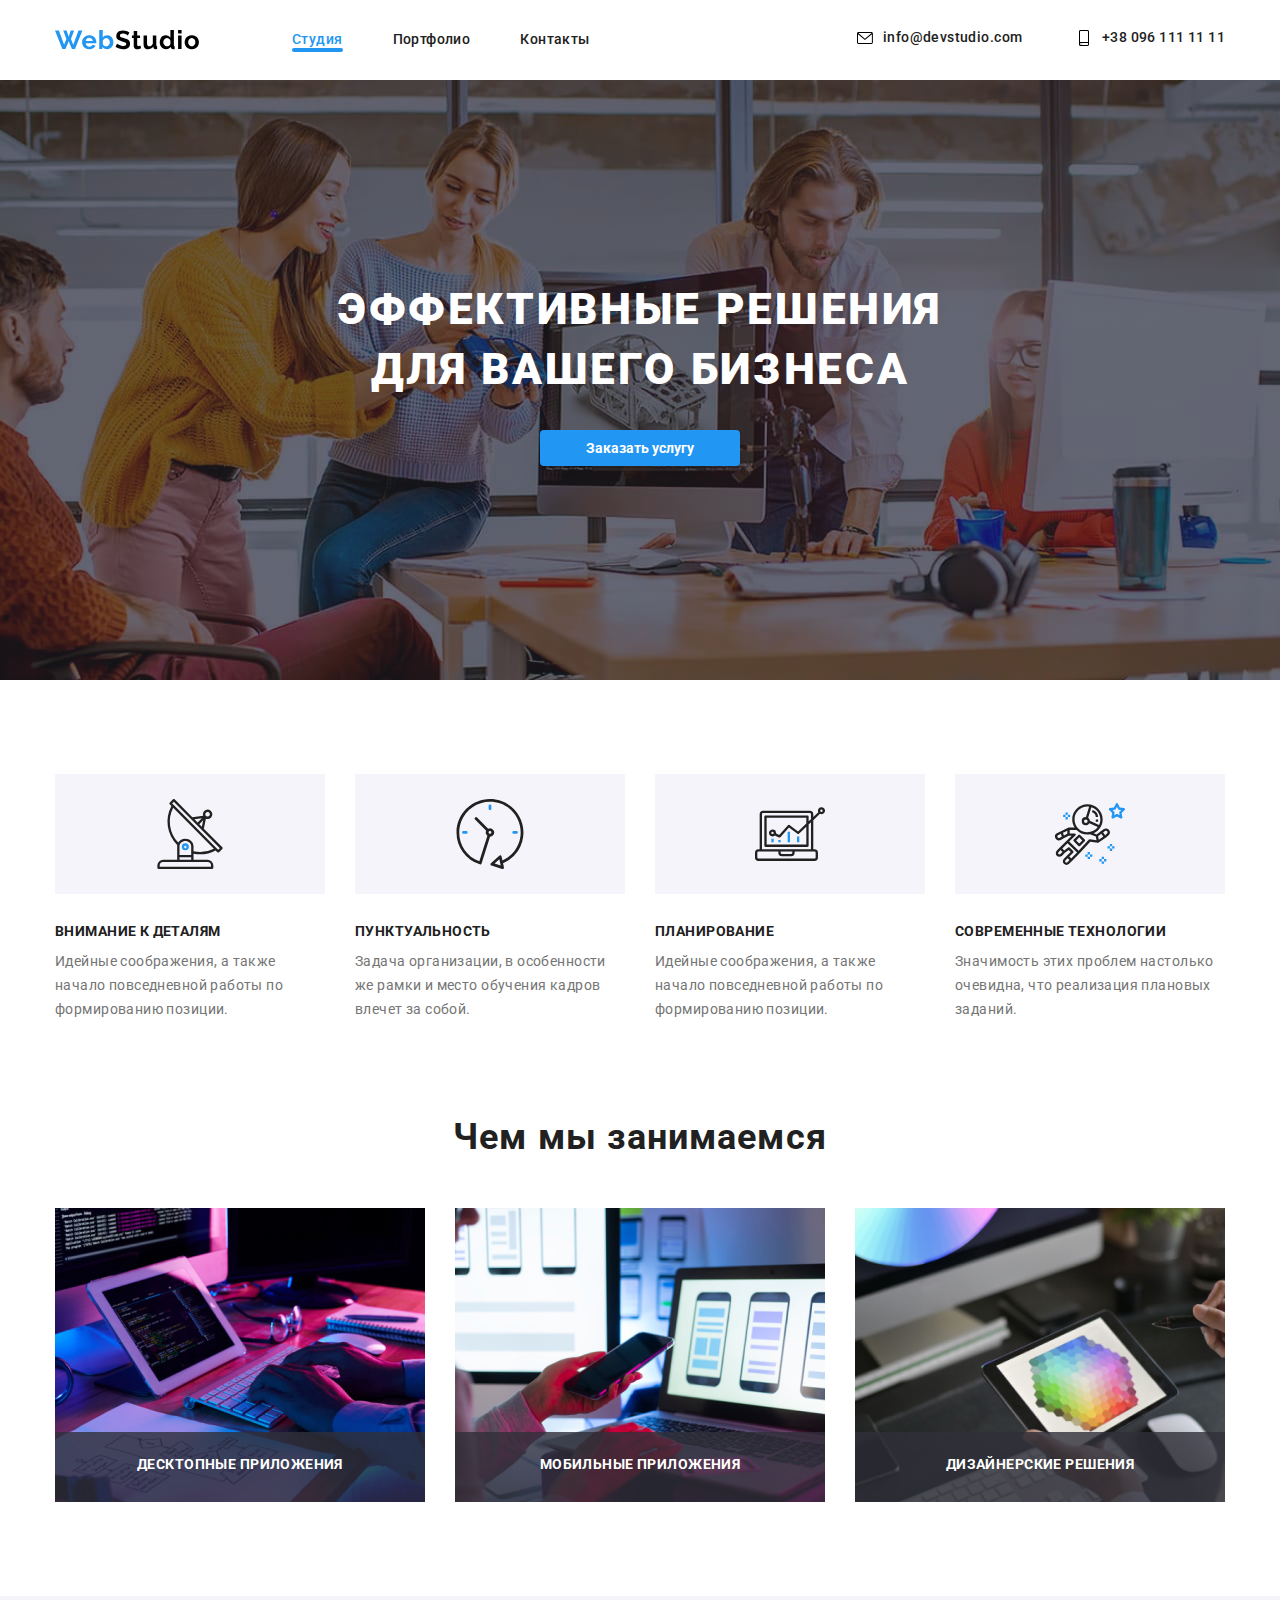
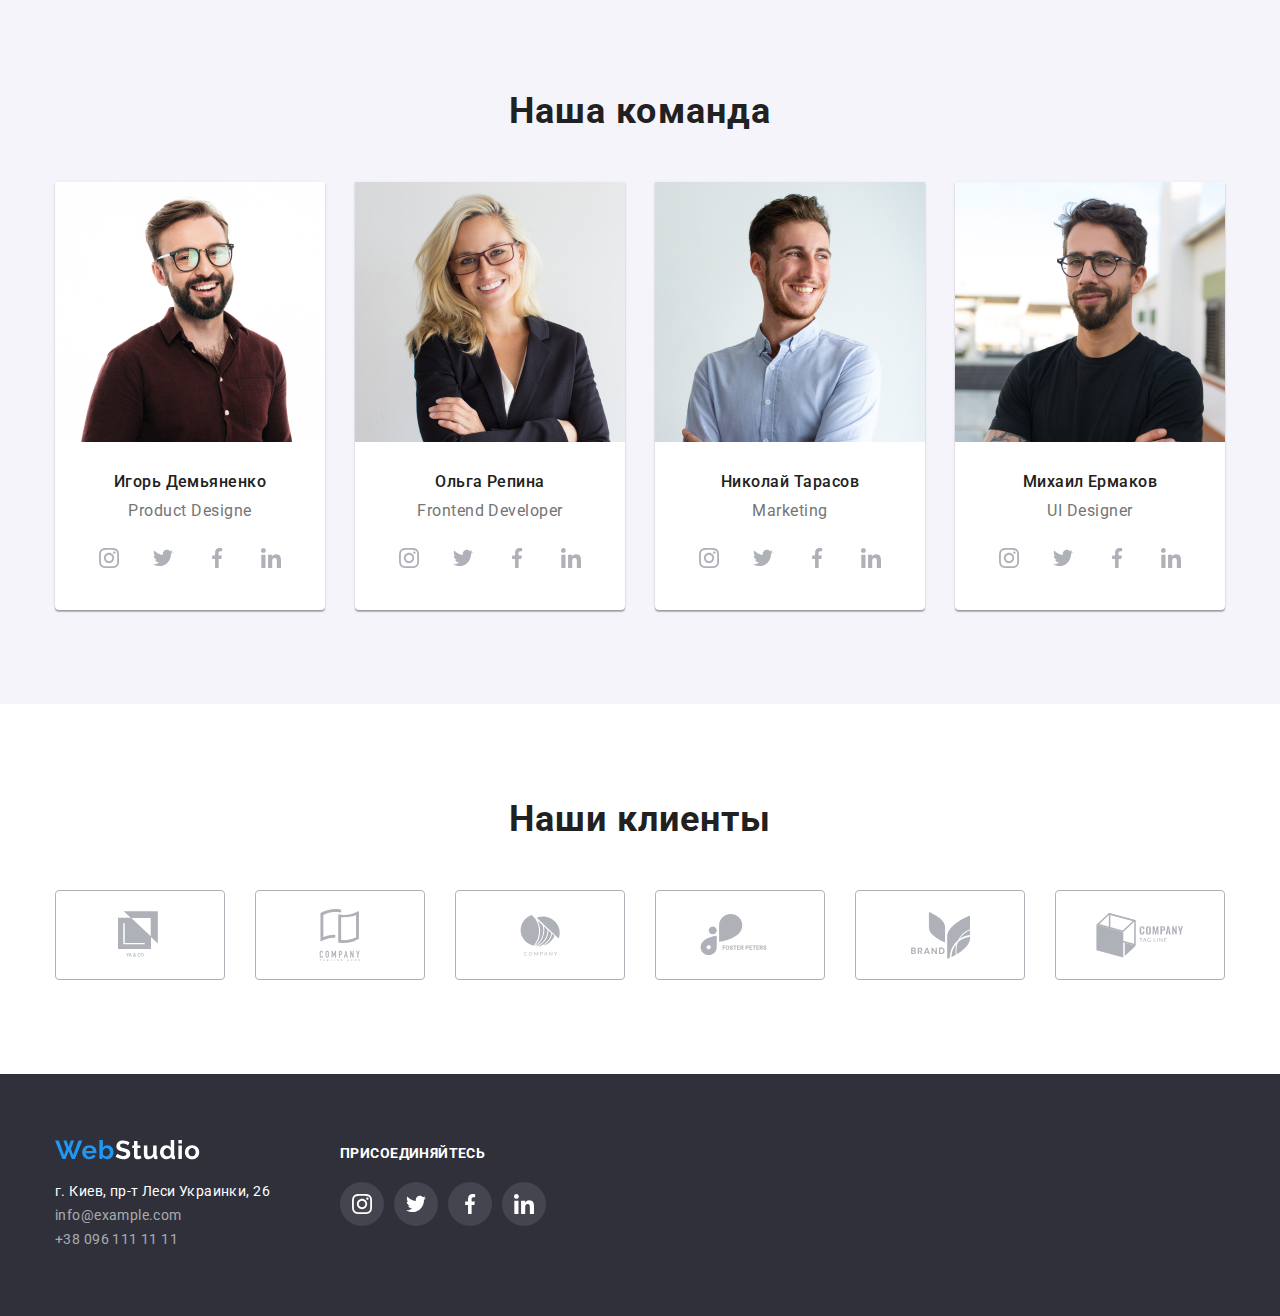
<file: index.html>
<!DOCTYPE html>
<html lang="ru">
<head>
    <meta charset="UTF-8">
    <meta name="viewport" content="width=device-width, initial-scale=1.0">
    <title>WebStudio</title>
    <link href="https://fonts.googleapis.com/css2?family=Montserrat:ital@1&family=Roboto:ital,wght@0,400;0,500;0,700;0,900;1,700&display=swap" rel="stylesheet">
    <link rel="stylesheet" href="https://cdnjs.cloudflare.com/ajax/libs/modern-normalize/1.0.0/modern-normalize.min.css">
    <link rel="stylesheet" href="./css/styles.css">

</head>
<body>
<!--navigation--> 
  <header>
    <div class="container header-nav">
        <nav class="site-nav">
            <img src="./images/WebStudio1.svg" class="logo" alt="WebStudio"/>
            <ul class="list-nav">
                <li><a href="index.html" class="header-link current">Студия</a></li>
                <li><a href="portfolio.html" class="header-link">Портфолио</a></li>
                <li><a href="#address" class="header-link">Контакты</a></li>
            </ul>      
        </nav>
        <ul class="mail-link">
            <li class="mail-link-item">
                <a href="mailto:info@devstudio.com" class="header-link letter">
                    <svg class="header-link-svg">
                        <use href="./images/sprite.svg#envelope"></use>
                    </svg>
                    <span>
                        info@devstudio.com
                    </span>
                </a>
            </li>
            <li class="mail-link-item">
                <a href="tel:+380961111111" class="header-link phone">
                    <svg class="header-link-svg">
                        <use href="./images/sprite.svg#smartphone"></use>
                    </svg>
                    +38 096 111 11 11
                </a>
            </li>
        </ul>
    </div>     
  </header> 

  <!--order service-->
  <section class="hero">
      <div class="overlay">
            <h1 class="main-title">Эффективные решения <br> для вашего бизнеса</h1>  
            <button data-modal-open type="button" class="button">Заказать услугу</button>
     </div>   
</section>  

  <!--advantages--> 
<section class="advantages">
        <div class="container">
            <h2 class="visually-hidden">Преимущества</h2> 
            <ul class="advantages-list">
                <li class="advantages-icon antenna">
                    <h3 class="advantages-title">Внимание к деталям</h3>
                    <p class="advantages-title-margin">Идейные соображения, а также начало повседневной работы по формированию позиции.</p>
                </li>
                <li class="advantages-icon clock">
                    <h3 class="advantages-title">Пунктуальность</h3>
                    <p class="advantages-title-margin">Задача организации, в особенности же рамки и место обучения кадров влечет за собой.</p>
                </li>
                <li class="advantages-icon diagram">
                    <h3 class="advantages-title">Планирование</h3>
                    <p class="advantages-title-margin">Идейные соображения, а также начало повседневной работы по формированию позиции.</p>
                </li>
                <li class="advantages-icon astronaut">
                    <h3 class="advantages-title">Современные технологии</h3>
                    <p class="advantages-title-margin">Значимость этих проблем настолько очевидна, что реализация плановых заданий.</p>
                </li>
            </ul>
        </div>
        </section>

<!--service list-->
<section class="services">
       <div class="container">
           <h2 class="title">Чем мы занимаемся</h2>
           <ul class="services-list">
               <li class="services-list-item">
                   <a href=""><img src="./images/box1.jpg" alt="Программирование"></a>
                   <p>Десктопные приложения</p>
                </li>
               <li class="services-list-item">
                   <a href=""><img src="./images/box2.jpg" alt="Верстка"></a>
                   <p>Мобильные приложения</p>
                </li>
               <li class="services-list-item">
                   <a href=""><img src="./images/box3.jpg" alt="Дизайн"></a>
                   <p>Дизайнерские решения</p>
                </li>
           </ul>
        </div>
</section>

<!--team-->
<section class="team">
       <div class="container">
       <h2 class="title">Наша команда</h2>
       <ul class="team-list">
           <li class="team-member">
               <img src="./images/img.jpg" alt="Фото дизайнера"/>
               <h3 class="name">Игорь Демьяненко</h3>
               <p class="position">Product Designe</p>
               <ul class="social-icons">
                   <li class="social-icons-item">
                       <a class="social-icons-link" href="http://instagram.com/" target="_blank" rel="noopener noreferer" aria-label="instagram">
                             <svg class="social-icons-svg">
                                 <use href="./images/sprite.svg#instagram"></use>
                             </svg>
                       </a>
                   </li>
                   <li class="social-icons-item">
                       <a class="social-icons-link" href="http://twitter.com/" target="_blank" rel="noopener noreferer" aria-label="twitter">
                             <svg class="social-icons-svg">
                                 <use href="./images/sprite.svg#twitter"></use>
                             </svg>
                       </a>
                   </li>
                   <li class="social-icons-item">
                       <a class="social-icons-link" href="http://facebook.com" target="_blank" rel="noopener noreferer" aria-label="facebook">
                            <svg class="social-icons-svg">
                                <use href="./images/sprite.svg#facebook"></use>
                            </svg>
                       </a>
                   </li>
                   <li class="social-icons-item">
                       <a class="social-icons-link" href="http://linkedin.com/" target="_blank" rel="noopener noreferer" aria-label="linkedin">
                           <svg class="social-icons-svg">
                               <use href="./images/sprite.svg#linkedin"></use>
                           </svg>
                       </a>
                  </li>
                </ul>  
           </li>
       
           <li class="team-member">
               <img src="./images/img(1).jpg" alt="Фото разработчика"/>
               <h3 class="name">Ольга Репина</h3>
               <p class="position">Frontend Developer</p>
               <ul class="social-icons">
                <li class="social-icons-item">
                    <a class="social-icons-link" href="http://instagram.com/" target="_blank" rel="noopener noreferer" aria-label="instagram">
                          <svg class="social-icons-svg">
                              <use href="./images/sprite.svg#instagram"></use>
                          </svg>
                    </a>
                </li>
                <li class="social-icons-item">
                    <a class="social-icons-link" href="http://twitter.com/" target="_blank" rel="noopener noreferer" aria-label="twitter">
                          <svg class="social-icons-svg">
                              <use href="./images/sprite.svg#twitter"></use>
                          </svg>
                    </a>
                </li>
                <li class="social-icons-item">
                    <a class="social-icons-link" href="http://facebook.com" target="_blank" rel="noopener noreferer" aria-label="facebook">
                         <svg class="social-icons-svg">
                             <use href="./images/sprite.svg#facebook"></use>
                         </svg>
                    </a>
                </li>
                <li class="social-icons-item">
                    <a class="social-icons-link" href="http://linkedin.com/" target="_blank" rel="noopener noreferer" aria-label="linkedin">
                        <svg class="social-icons-svg">
                            <use href="./images/sprite.svg#linkedin"></use>
                        </svg>
                    </a>
               </li>
             </ul>  
           </li>
       
           <li class="team-member">
               <img src="./images/img(2).jpg" alt="Фото маркетолога"/>
               <h3 class="name">Николай Тарасов</h3>
               <p class="position">Marketing</p>
               <ul class="social-icons">
                <li class="social-icons-item">
                    <a class="social-icons-link" href="http://instagram.com/" target="_blank" rel="noopener noreferer" aria-label="instagram">
                          <svg class="social-icons-svg">
                              <use href="./images/sprite.svg#instagram"></use>
                          </svg>
                    </a>
                </li>
                <li class="social-icons-item">
                    <a class="social-icons-link" href="http://twitter.com/" target="_blank" rel="noopener noreferer" aria-label="twitter">
                          <svg class="social-icons-svg">
                              <use href="./images/sprite.svg#twitter"></use>
                          </svg>
                    </a>
                </li>
                <li class="social-icons-item">
                    <a class="social-icons-link" href="http://facebook.com" target="_blank" rel="noopener noreferer" aria-label="facebook">
                         <svg class="social-icons-svg">
                             <use href="./images/sprite.svg#facebook"></use>
                         </svg>
                    </a>
                </li>
                <li class="social-icons-item">
                    <a class="social-icons-link" href="http://linkedin.com/" target="_blank" rel="noopener noreferer" aria-label="linkedin">
                        <svg class="social-icons-svg">
                            <use href="./images/sprite.svg#linkedin"></use>
                        </svg>
                    </a>
               </li>
             </ul>  
           </li>
           
           <li class="team-member">
               <img src="./images/img(6).jpg" alt="Фото дизайнера"/>
               <h3 class="name">Михаил Ермаков</h3>
               <p class="position">UI Designer</p>
               <ul class="social-icons">
                <li class="social-icons-item">
                    <a class="social-icons-link" href="http://instagram.com/" target="_blank" rel="noopener noreferer" aria-label="instagram">
                          <svg class="social-icons-svg">
                              <use href="./images/sprite.svg#instagram"></use>
                          </svg>
                    </a>
                </li>
                <li class="social-icons-item">
                    <a class="social-icons-link" href="http://twitter.com/" target="_blank" rel="noopener noreferer" aria-label="twitter">
                          <svg class="social-icons-svg">
                              <use href="./images/sprite.svg#twitter"></use>
                          </svg>
                    </a>
                </li>
                <li class="social-icons-item">
                    <a class="social-icons-link" href="http://facebook.com" target="_blank" rel="noopener noreferer" aria-label="facebook">
                         <svg class="social-icons-svg">
                             <use href="./images/sprite.svg#facebook"></use>
                         </svg>
                    </a>
                </li>
                <li class="social-icons-item">
                    <a class="social-icons-link" href="http://linkedin.com/" target="_blank" rel="noopener noreferer" aria-label="linkedin">
                        <svg class="social-icons-svg">
                            <use href="./images/sprite.svg#linkedin"></use>
                        </svg>
                    </a>
               </li>
             </ul>  
            </li>
           </ul>
        </div>
</section>
<!--clients-->
<section class="clients">
    <div class="container">
        <h2 class="title">Наши клиенты</h2>
        <ul class="clients-list">
            <li class="clients-item">
                <a href="" class="clients-item-link" target="_blank" rel="noopener noreferer">
                    <svg class="clients-icons-svg" width="44" height="49">
                        <use href="./images/sprite.svg#logo1"></use>
                    </svg>
                </a>
            </li>
            <li class="clients-item">
                <a href="" class="clients-item-link" target="_blank" rel="noopener noreferer">
                    <svg class="clients-icons-svg" width="60" height="52">
                        <use href="./images/sprite.svg#logo2"></use>
                    </svg>
                </a>
            </li>
            <li class="clients-item">
                <a href="" class="clients-item-link" target="_blank" rel="noopener noreferer">
                    <svg class="clients-icons-svg" width="43" height="41">
                        <use href="./images/sprite.svg#logo3"></use>
                    </svg>
                </a>
            </li>
            <li class="clients-item">
                <a href="" class="clients-item-link" target="_blank" rel="noopener noreferer">
                    <svg class="clients-icons-svg" width="80" height="42">
                        <use href="./images/sprite.svg#logo4"></use>
                    </svg>
                </a>
            </li>
            <li class="clients-item">
                <a href="" class="clients-item-link" target="_blank" rel="noopener noreferer">
                    <svg class="clients-icons-svg" width="59" height="47">
                        <use href="./images/sprite.svg#logo5"></use>
                    </svg>
                </a>
            </li>
            <li class="clients-item">
                <a href="" class="clients-item-link" target="_blank" rel="noopener noreferer">
                    <svg class="clients-icons-svg" width="88" height="45">
                        <use href="./images/sprite.svg#logo6"></use>
                    </svg>
                </a>
            </li>
        </ul> 
    </div>  
</section>  

<!-- footer -->
<footer>
    <div class="container">
        <div class="footer-address">
            <a href="">
                <img class="footer-logo" src="./images/WebStudio2.svg" alt="WebStudio"/>
            </a>
            <address id="address">
                    <ul class="footer-list">
                        <li><a href="https://goo.gl/maps/m4mjGwHPQbm8q62E6" target="_blank" rel="noopener noreferer" class="footer-address-link">г. Киев, пр-т Леси Украинки, 26</a></li>
                        <li><a href="mailto:info@example.com" class="footer-link">info@example.com</a></li>
                        <li><a href="tel:+380961111111" class="footer-link">+38 096 111 11 11</a></li>
                    </ul>      
                </address>
            </div>
            <div class="join">
                <h3>Присоединяйтесь</h3>
                <ul class="social-icons">
                    <li class="social-icons-item">
                        <a class="social-icons-link" href="http://instagram.com/" target="_blank" rel="noopener noreferer" aria-label="instagram">
                            <svg class="social-icons-svg">
                                <use href="./images/sprite.svg#instagram"></use>
                            </svg>
                        </a>
                    </li>
                    <li class="social-icons-item">
                        <a class="social-icons-link" href="http://twitter.com/" target="_blank" rel="noopener noreferer" aria-label="twitter">
                            <svg class="social-icons-svg">
                                <use href="./images/sprite.svg#twitter"></use>
                            </svg>
                        </a>
                    </li>
                    <li class="social-icons-item">
                        <a class="social-icons-link" href="http://facebook.com" target="_blank" rel="noopener noreferer" aria-label="facebook">
                            <svg class="social-icons-svg">
                                <use href="./images/sprite.svg#facebook"></use>
                            </svg>
                        </a>
                    </li>
                    <li class="social-icons-item">
                        <a class="social-icons-link" href="http://linkedin.com/" target="_blank" rel="noopener noreferer" aria-label="linkedin">
                            <svg class="social-icons-svg">
                                <use href="./images/sprite.svg#linkedin"></use>
                            </svg>
                        </a>
                    </li>
                </ul>    
            </div>
        </div>
    </footer>
    <div class="backdrop is-hidden" data-modal>
        <div class="modal">
            <button data-modal-close>Закрыть</button>
        </div>
    </div>
    <script src="./js/modal.js"></script>
</body>
</html>
</file>
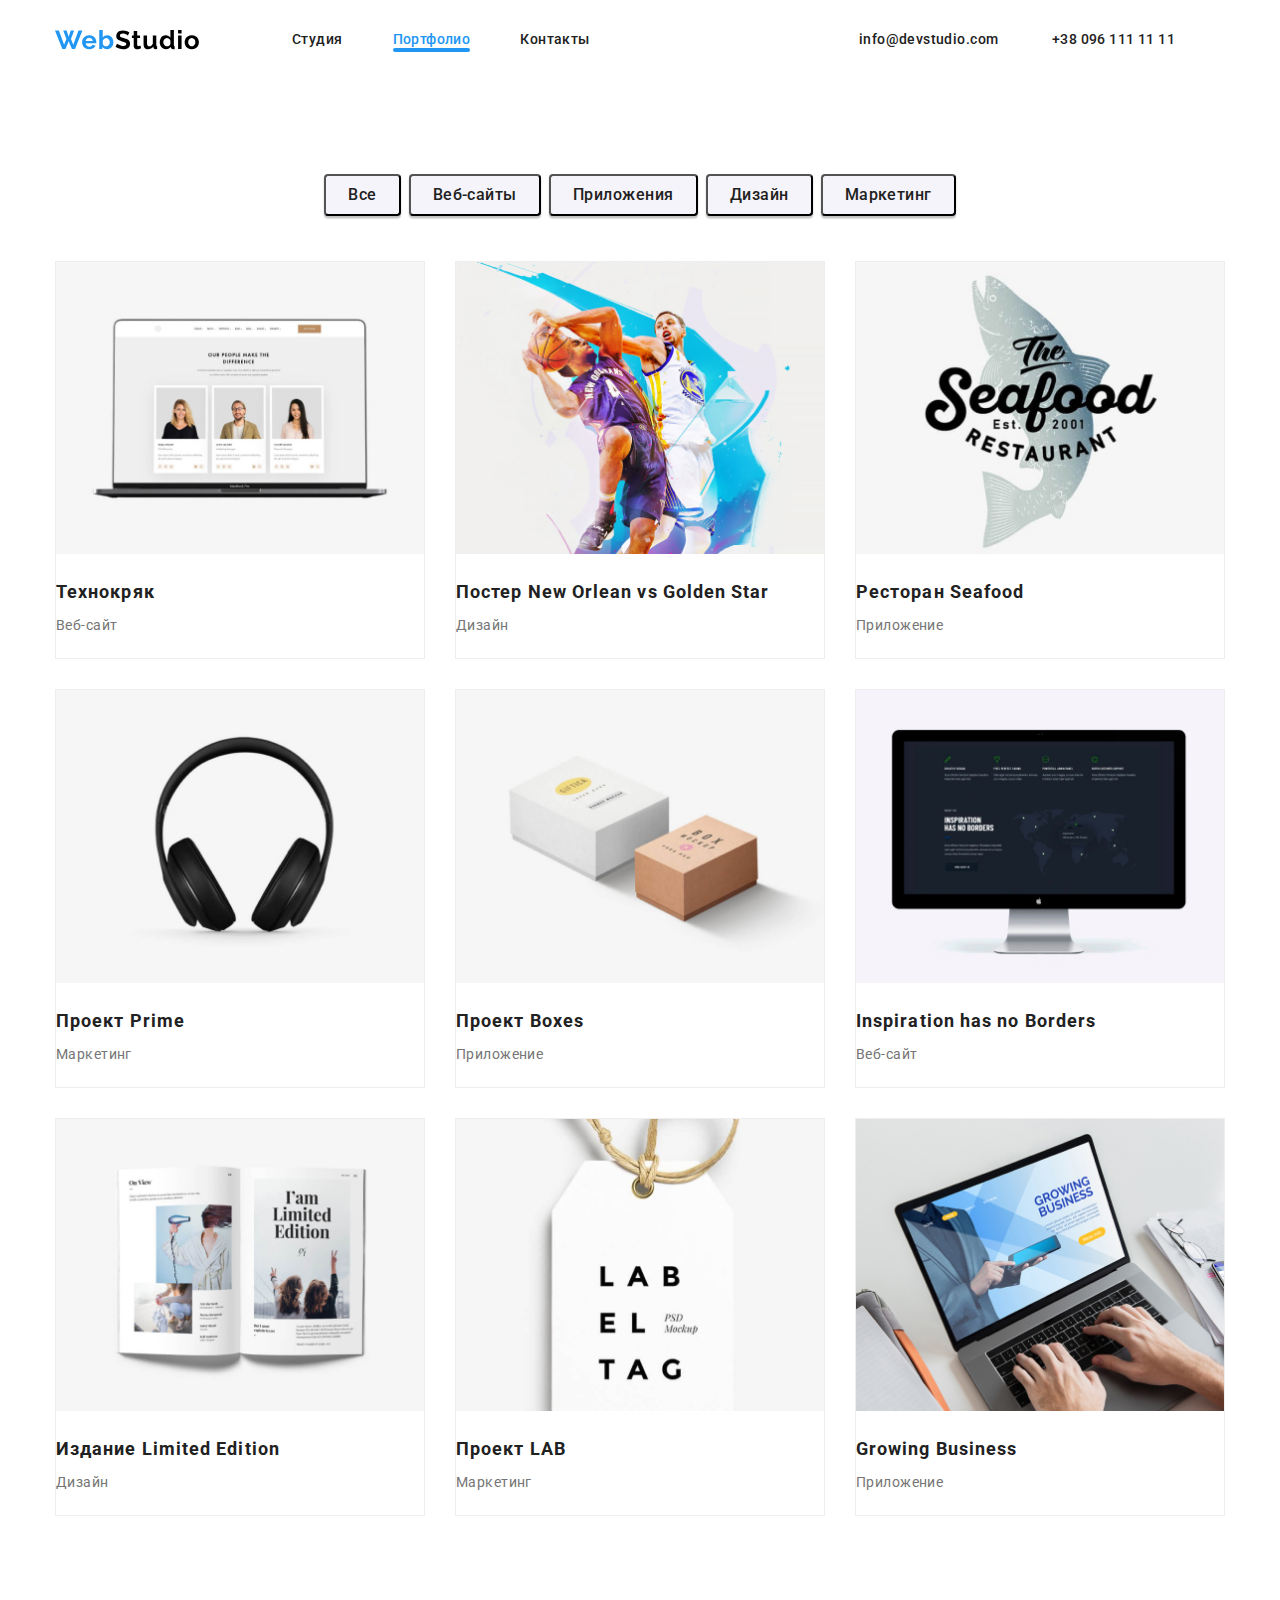
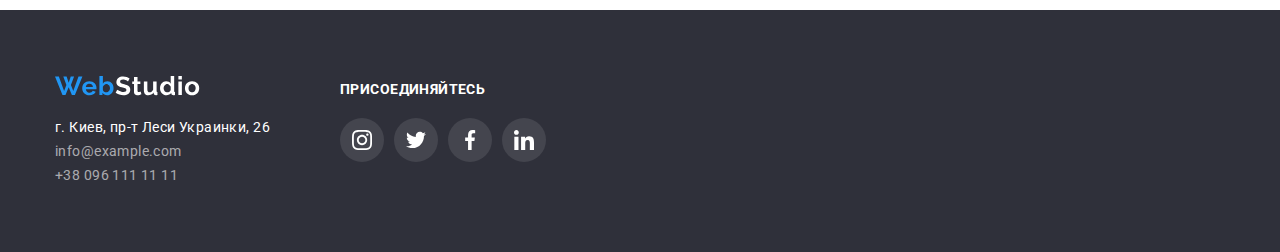
<file: portfolio.html>
<!DOCTYPE html>
<html lang="en">
<head>
    <meta charset="UTF-8">
    <meta name="viewport" content="width=device-width, initial-scale=1.0">
    <title>Document</title>
    <link href="https://fonts.googleapis.com/css2?family=Montserrat:ital@1&family=Roboto:ital,wght@0,400;0,500;0,700;0,900;1,700&display=swap" rel="stylesheet">
    <link rel="stylesheet" href="https://cdnjs.cloudflare.com/ajax/libs/modern-normalize/1.0.0/modern-normalize.min.css">
    <link rel="stylesheet" href="./css/styles.css">
</head>
<body>
<!--navigation--> 
  <header>
    <div class="container header-nav">
        <nav class="site-nav">
            <img src="./images/WebStudio1.svg" class="logo" alt="WebStudio"/>
            <ul class="list-nav">
                <li class="header-nav-link"><a href="index.html" class="header-link">Студия</a></li>
                <li class="header-nav-link"><a href="portfolio.html" class="header-link current">Портфолио</a></li>
                <li class="header-nav-link"><a href="#address" class="header-link">Контакты</a></li>
            </ul>      
        </nav>
        <ul class="mail-link">
            <li class="header-nav-link"><a href="mailto:info@devstudio.com" class="header-link">info@devstudio.com</a></li>
            <li class="header-nav-link"><a href="tel:+380961111111" class="header-link">+38 096 111 11 11</a></li>
        </ul>
    </div>   
  </header> 
  <!--portfolio--> 
  <section class="portfolio">
       <div class="container">   
            <h1 hidden>Портфолио</h1>
            <div class="site-nav">
                <button type="button" class="projects-link">Все</button>
                <button type="button" class="projects-link">Веб-сайты</button>
                <button type="button" class="projects-link">Приложения</button>
                <button type="button" class="projects-link">Дизайн</button>
                <button type="button" class="projects-link">Маркетинг</button>
            </div>
          
          <ul class="portfolio-list">
              <li class="portfolio-list-item">
                 <a href="">
                      <div class="portfolio-item-hover">
                          <img src="./images/portfolio/img1.jpg" alt="Фото cпециалистов"/>
                          <p>Технокряк это современная площадка распространения коронавируса. Компании используют эту платформу для цифрового шпионажа и атак на защищённые сервера конкурентов.</p>
                     </div>
                        <h2 class="projects-title">Технокряк</h2>
                        <p class="project-item">Веб-сайт</p>
                 </a>    
              </li>
              <li class="portfolio-list-item">
                  <a href="">
                        <div class="portfolio-item-hover">
                          <img src="./images/portfolio/img2.jpg" alt="Баскетболисты"/>
                          <p>Технокряк это современная площадка распространения коронавируса. Компании используют эту платформу для цифрового шпионажа и атак на защищённые сервера конкурентов.</p>
                        </div>
                          <h2 class="projects-title">Постер New Orlean vs Golden Star</h2>
                          <p class="project-item">Дизайн</p>
                  </a>
              </li>
              <li class="portfolio-list-item">
                  <a href="">
                        <div class="portfolio-item-hover">
                          <img src="./images/portfolio/img3.jpg" alt="Эмблема ресторана морепродуктов"/>
                          <p>Технокряк это современная площадка распространения коронавируса. Компании используют эту платформу для цифрового шпионажа и атак на защищённые сервера конкурентов.</p>
                        </div>
                          <h2 class="projects-title">Ресторан Seafood</h2>
                          <p class="project-item">Приложение</p>
                  </a>
              </li>
              <li class="portfolio-list-item">
                  <a href="">
                        <div class="portfolio-item-hover">
                          <img src="./images/portfolio/img4.jpg" alt="Наушники"/>
                          <p>Технокряк это современная площадка распространения коронавируса. Компании используют эту платформу для цифрового шпионажа и атак на защищённые сервера конкурентов.</p>
                        </div>
                          <h2 class="projects-title">Проект Prime</h2>
                          <p class="project-item">Маркетинг</p>
                  </a>
              </li>
              <li class="portfolio-list-item">
                  <a href="">
                        <div class="portfolio-item-hover">
                          <img src="./images/portfolio/img5.jpg" alt="Коробочки"/>
                          <p>Технокряк это современная площадка распространения коронавируса. Компании используют эту платформу для цифрового шпионажа и атак на защищённые сервера конкурентов.</p>
                        </div>
                          <h2 class="projects-title">Проект Boxes</h2>
                          <p class="project-item">Приложение</p>
                  </a>
              </li>
              <li class="portfolio-list-item"> 
                  <a href="">
                        <div class="portfolio-item-hover">
                          <img src="./images/portfolio/img6.jpg" alt="Монитор"/>
                          <p>Технокряк это современная площадка распространения коронавируса. Компании используют эту платформу для цифрового шпионажа и атак на защищённые сервера конкурентов.</p>
                        </div>
                          <h2 class="projects-title">Inspiration has no Borders</h2>
                          <p class="project-item">Веб-сайт</p>
                  </a>
              </li>
              <li class="portfolio-list-item">
                  <a href="">
                        <div class="portfolio-item-hover">
                          <img src="./images/portfolio/img7.jpg" alt="Книга"/>
                          <p>Технокряк это современная площадка распространения коронавируса. Компании используют эту платформу для цифрового шпионажа и атак на защищённые сервера конкурентов.</p>
                        </div>
                          <h2 class="projects-title">Издание Limited Edition</h2>
                          <p class="project-item">Дизайн</p>
                  </a>
              </li>
              <li class="portfolio-list-item">
                  <a href="">
                        <div class="portfolio-item-hover">
                          <img src="./images/portfolio/img8.jpg" alt="Лейбл"/>
                          <p>Технокряк это современная площадка распространения коронавируса. Компании используют эту платформу для цифрового шпионажа и атак на защищённые сервера конкурентов.</p>
                        </div>
                          <h2 class="projects-title">Проект LAB</h2>
                          <p class="project-item">Маркетинг</p>
                  </a>
              </li>
              <li class="portfolio-list-item">
                  <a href="">
                        <div class="portfolio-item-hover">
                          <img src="./images/portfolio/img9.jpg" alt="Ноутбук"/>
                          <p>Технокряк это современная площадка распространения коронавируса. Компании используют эту платформу для цифрового шпионажа и атак на защищённые сервера конкурентов.</p>
                        </div>
                          <h2 class="projects-title">Growing Business</h2>
                          <p class="project-item">Приложение</p>
                  </a>
              </li>
         </ul>  
        </div>
  </section>
   <footer>
        <div class="container">
            <div class="footer-address">
                <a href="">
                    <img class="footer-logo" src="./images/WebStudio2.svg" alt="WebStudio"/>
                </a>
                <address id="address">
                    <ul class="footer-list">
                        <li><a href="https://goo.gl/maps/m4mjGwHPQbm8q62E6" target="_blank" rel="noopener noreferer" class="footer-address-link">г. Киев, пр-т Леси Украинки, 26</a></li>
                        <li><a href="mailto:info@example.com" class="footer-link">info@example.com</a></li>
                        <li><a href="tel:+380961111111" class="footer-link">+38 096 111 11 11</a></li>
                    </ul>      
                </address>
            </div>
            <div class="join">
                <h3>Присоединяйтесь</h3>
                <ul class="social-icons">
                    <li class="social-icons-item">
                        <a class="social-icons-link" href="http://instagram.com/" target="_blank" rel="noopener noreferer" aria-label="instagram">
                            <svg class="social-icons-svg">
                                <use href="./images/sprite.svg#instagram"></use>
                            </svg>
                        </a>
                    </li>
                    <li class="social-icons-item">
                        <a class="social-icons-link" href="http://twitter.com/" target="_blank" rel="noopener noreferer" aria-label="twitter">
                            <svg class="social-icons-svg">
                                <use href="./images/sprite.svg#twitter"></use>
                            </svg>
                        </a>
                    </li>
                    <li class="social-icons-item">
                        <a class="social-icons-link" href="http://facebook.com" target="_blank" rel="noopener noreferer" aria-label="facebook">
                            <svg class="social-icons-svg">
                                <use href="./images/sprite.svg#facebook"></use>
                            </svg>
                        </a>
                    </li>
                    <li class="social-icons-item">
                        <a class="social-icons-link" href="http://linkedin.com/" target="_blank" rel="noopener noreferer" aria-label="linkedin">
                            <svg class="social-icons-svg">
                                <use href="./images/sprite.svg#linkedin"></use>
                            </svg>
                        </a>
                    </li>
                </ul>   
            </div>
      </div>
  </footer> 
</body>
</html>
</file>
<file: css/styles.css>
/*general*/
html {
    box-sizing: border-box;
}
*,
*::before,
*::after {
    box-sizing: inherit;
}
h1,h2,h3,ul {
    margin-top: 0;
    margin-bottom: 0;
}
img {
    display: block;
    max-width: 100%;
    height: auto;
  }

  .visually-hidden {
    position: absolute !important;
    clip: rect(1px 1px 1px 1px);
    clip: rect(1px, 1px, 1px, 1px);
    padding: 0 !important;
    border: 0 !important;
    height: 1px !important;
    width: 1px !important;
    overflow: hidden;
  }
:root {
   --primary-text-color: #757575;
   --secondary-text-color: #212121;
   --main-title-text-color: #ffffff;
   --title-text-color: #000000;
   --accent-color: #2196F3;
   --background-color: #2F303A;
   --backdrop-color: rgba(0, 0, 0, 0.2);
   --background-color-opacity: rgba(47, 48, 58, 0.8);
   --backgroud-accent-color-opacity: rgba(33, 150, 243, 0.9);
   --secndary-background-color: #F5F4FA;
   --filter-button-color: #F5F4FA;
   --background-icon: #F5F4FA;
   --border-color: #AFB1B8;
   --footer-link-color: rgba(255, 255, 255, 0.6);
   --footer-social-icon: rgba(255, 255, 255, 0.1);
}

body {
    font-family: 'Roboto', sans-serif;
    font-weight: 400;
    font-size: 14px;
    line-height: 1.71;
    letter-spacing: 0.03em;
    color: var(--primary-text-color);
    margin: 0;
}
ul {
    list-style: none;
    padding-left: 0;
    margin-left: 0;
   }
/*hero*/
.hero {
    background-color: var(--background-color);
    text-align: center;
}
/*links*/
a:hover,
a:focus {
    color: var(--accent-color);
}
.header-link {
    display: flex;
    text-decoration: none;
    font-weight: 500;
    color: var(--secondary-text-color);
    align-items: center;

    transition: 250ms cubic-bezier(0.4, 0, 0.2, 1);
}

.header-link {
    margin-right: 50px;
}

.header-link.phone {
    margin-right: 0;
}

.header-link.phone,
.header-link.letter {
    display: flex;
    align-items: center;
}


.header-link:hover {
    fill: var(--accent-color);
}

.current {
    color: var(--accent-color);
}

.projects-link {
    text-decoration: none;
    display: inline-block;
    font-weight: 500;
    font-size: 16px;
    line-height: 1.62;
    letter-spacing: 0.03em;
    box-shadow: 0px 3px 1px rgba(0, 0, 0, 0.1), 0px 1px 2px rgba(0, 0, 0, 0.08), 0px 2px 2px rgba(0, 0, 0, 0.12);
    border-radius: 4px;
    color: var(--secondary-text-color);
    background-color: var(--filter-button-color);
    padding-left: 22px;
    padding-right: 22px;
    padding-top: 6px;
    padding-bottom: 6px;
    margin-bottom: 45px;
    margin-right: 8px;
    text-align: center;

    transition: 250ms cubic-bezier(0.4, 0, 0.2, 1);
    }

.footer-address-link {
    text-decoration: none;
    font-style: normal;
    font-weight: 400;
    font-size: 14px;
    line-height: 1.71;
    letter-spacing: 0.03em;
    color: var(--main-title-text-color);   

    transition: 250ms cubic-bezier(0.4, 0, 0.2, 1);
}

.footer-list {
    margin-top: 20px;

}
.footer-link {
    text-decoration: none;
    font-style: normal;
    font-weight: 400;
    font-size: 14px;
    line-height: 1.71;
    letter-spacing: 0.03em;
    color: var(--footer-link-color);

    transition: 250ms cubic-bezier(0.4, 0, 0.2, 1);
}
/*button*/
.button {
    display: inline-block;
    font-family: inherit; 
    font-weight: 700;
    background-color: var(--accent-color);
    color: var(--main-title-text-color);
    padding: 10px 32px;
    min-width: 200px;
    text-align: center;
    box-shadow: 0px 4px 4px rgba(0, 0, 0, 0.15);
    border-radius: 4px;
    cursor: pointer;
    border: 0px;

    
    transition: 250ms cubic-bezier(0.4, 0, 0.2, 1);
   
}  

.button:hover,
.button:focus {  
    background-color: var(--filter-button-color);
    color: var(--secondary-text-color);
}

/*site-titles*/
.main-title {
    font-weight: 900;
    font-size: 44px;
    text-align: center;
    line-height: 1.36;
    letter-spacing: 0.06em;
    text-transform: uppercase;  
    color: var(--main-title-text-color);
    padding-top: 200px;
    padding-bottom: 30px;
}
        
.advantages-title {
    font-family: Roboto; sans-serif;
    font-weight: 700;
    font-size: 14px;
    line-height: 1.14;
    letter-spacing: 0.03em;
    text-transform: uppercase;
    color: var(--secondary-text-color);

    padding-bottom: 10px;
}

.title {
    font-weight: 700;
    font-size: 36px;
    line-height: 1.17;
    text-align: center;
    letter-spacing: 0.03em;
    color: var(--secondary-text-color);

    padding-bottom: 50px;
}

.projects-title {
    font-weight: 700;
    font-size: 18px;
    line-height: 2.00;
    letter-spacing: 0.06em;
    color: var(--secondary-text-color);
    
    margin-top: 20px;
}
/*team*/
.team {
    padding-bottom: 94px;
    background-color: var(--secndary-background-color);
}

.team-list {
    display: flex;
    justify-content: space-between;
}

.team-member:not(:last-child) {
    margin-right: 30px;
}
.team-member {
    background: var(--main-title-text-color);
    box-shadow: 0px 1px 3px rgba(0, 0, 0, 0.12), 0px 1px 1px rgba(0, 0, 0, 0.14), 0px 2px 1px rgba(0, 0, 0, 0.2);
    border-radius: 0px 0px 4px 4px;
}

.name {
    font-weight: 500;
    font-size: 16px;
    line-height: 1.19;
    text-align: center;
    letter-spacing: 0.03em;
    color: var(--secondary-text-color);
    
    padding-top: 30px;
    padding-bottom: 10px;
}

.position {
    font-weight: 400;
    font-size: 16px;
    line-height: 1.19;
    text-align: center;
    letter-spacing: 0.03em;
    color: var(--primary-text-color);

     margin: 0;

}
/*footer*/
footer {
   background: var(--background-color)
}
footer .container {
    display: flex;
    padding-top: 60px;
    padding-bottom: 60px;
}

.footer-logo {
    margin-top: 6px;
}

.join>h3 {
    margin-top: 12px;
    display: inline-block;
    font-weight: 700;
    font-size: 14px;
    line-height: 1.1;
    letter-spacing: 0.03em;
    text-transform: uppercase;
    color: var(--main-title-text-color);
}

.join {
    margin-left: 70px;
}

footer .social-icons-link {
    background: var( --footer-social-icon);
    transition: 250ms cubic-bezier(0.4, 0, 0.2, 1);
}


footer .social-icons-link:hover,
footer .social-icons-link:focus {
    background-color: var(--accent-color);
}

.social-icons-link:hover .social-icons-svg,
.social-icons-link:focus .social-icons-svg {
    fill: var(--main-title-text-color);
}
 footer .social-icons-svg {
    fill: var(--main-title-text-color);
 }

/*arrangement of elements*/
.container {
    width: 1200px;
    padding-left: 15px;
    padding-right: 15px;
    padding-top: 94px;
    margin-left: auto;
    margin-right: auto;
}
header>.container.header-nav {
    display: flex;
    padding-top: 0px;
    align-items: center;
}

.list-nav {
    display: flex;
    align-items: center;
}
.logo {
    margin-top: 30px;
    margin-bottom: 30px;
    margin-right: 93px;
}
.mail-link {
    margin-left: auto;
}

.mail-link li {
    display: inline-flex;
    align-items: center;
}

.header-link-svg {
    height: 16px;
    width: 16px;
    margin-right: 10px;
}
.phone,
.letter {
    display: inline;
}

.advantages-title-margin {
    margin-bottom: 0;
    margin-top: 0;
}
.project-item {
    margin-top: 4px;
    margin-bottom: 20px;
    color: var(--primary-text-color)
}

.site-nav {
   display: flex;
   justify-content: center;
   align-items: center;
}
.site-nav>li {
    margin-right: 8px;
    margin-bottom: 34px;
    }
.site-nav>li:last-child {
    margin-right: 0px;
}
.advantages-list {
    display: flex;
    justify-content: space-between;
}
.advantages-list>li {
    width: 270px;
}
.services .container {
    padding-bottom: 94px;
}
.services-list {
    display: flex;
    justify-content: space-between;
}

.portfolio-list {
    display: flex;
    flex-wrap: wrap;
    padding-bottom: 94px;
}
.portfolio-list-item {
    width: 370px;
    margin-right: 30px;
    margin-bottom: 30px;
    background-color: var(--main-title-text-color);
    border: 1px solid #EEEEEE;
}
.portfolio-list-item:nth-child(3n) {
    margin-right: 0px;
}

.portfolio-list-item:nth-last-child(-n+3) {
    margin-bottom: 0px;
}
.projects-link:last-child {
    margin-right: 0;
} 

/* background */
.overlay {
    max-width: 1600px;
    height: 600px;
    margin-left: auto;
    margin-right: auto;
    background-image: linear-gradient(
    to right,
    rgba(47, 48, 58, 0.4),
    rgba(47, 48, 58, 0.4)
    ),
    url(../images/Img111\(1\).jpg);
    background-repeat: no-repeat;
    background-position: center;
}

.advantages-icon::before {
    content: '';
    display: block;
    height: 120px;
    background: var(--background-icon);
    background-size: 70px;
    background-position: center;
    background-repeat: no-repeat;
    margin-bottom: 30px;
}

.antenna::before {
    background-image: url('../images/antenna1.svg');
}

.clock::before {
    background-image: url('../images/clock1.svg');
}

.diagram::before {
    background-image: url('../images/diagram1.svg');
}

.astronaut::before {
    background-image: url('../images/astronaut1.svg');
}

 .current::after {
     content: '';
     display: block;
     width: 100%;
     height: 4px;
     background-color: var(--accent-color);
     border-radius: 2px;
     position: absolute;
     bottom: 0;
     left: 0;
 }

 .header-link.current {
     position: relative;
 }

.header-link.current {
    align-items: flex-end;
}


/* svg */
 .social-icons {
     display: flex;
     justify-content: center;
     align-items: center;
     margin-top: 16px;
     margin-bottom: 30px;
 }

 .social-icons-link {
     display: flex;
     justify-content: center;
     align-items: center;
     width: 44px;
     height: 44px;
     border-radius: 50%;
     background-color: var(--main-title-text-color);  

     transition: 250ms cubic-bezier(0.4, 0, 0.2, 1);  
}
    
 .social-icons-item:not(:last-child) {
    margin-right: 10px;    
 }

 .social-icons-svg {
     height: 20px;
     width: 20px;
     fill: var(--border-color);

     transition: 250ms cubic-bezier(0.4, 0, 0.2, 1);
 }
 
.social-icons-link:hover,
.social-icons-link:focus {
    background-color: var(--accent-color);
}

.social-icons-link:hover .social-icons-svg,
.social-icons-link:focus .social-icons-svg {
    fill: var(--main-title-text-color);
}

.clients-list {
    display: flex;
    justify-content: space-between;
    padding-bottom: 94px;
}

.clients-item-link {
    height: 90px;
    width: 170px;
    border: 1px solid var(--border-color);
    display: flex;
    border-radius: 4px;
    justify-content: center;
    align-items: center; 
    
    transition: 250ms cubic-bezier(0.4, 0, 0.2, 1);
}

.clients-icons-svg {
     fill: var(--border-color);
     transition: 250ms cubic-bezier(0.4, 0, 0.2, 1);
 }

 .clients-item-link:hover .clients-icons-svg,
 .clients-item-link:focus .clients-icons-svg {
     fill: var(--accent-color);
}
    
 .clients-item-link:hover,
 .clients-item-link:focus {
    border-color: var(--accent-color);        
 }
/* position */
 .services-list-item {
     position: relative;
     display: flex;
     justify-content: center;
     align-items: flex-end;
    }
    
    .services-list-item::after {
        position: absolute;
        content: '';
        display: block;
        width: 100%;
        height: 70px;
        background-color: var(--background-color-opacity); 
        z-index: 1;
    }
    
    .services-list-item>p {
        position: absolute;
        z-index: 2;
        color: var(--main-title-text-color);
        text-transform: uppercase;
        font-family: inherit; 
        font-weight: 700;
        margin: 0; 
        padding-bottom: 25px;
}

.portfolio-item-hover {
    position: relative;
    overflow: hidden;
}

.portfolio-item-hover>p {
    position: absolute;
    left: 0;
    top: 0;
    transform: translateY(100%);
    display: flex;
    align-items: center;
    
    
    font-family: inherit; 
    font-weight: 400;
    font-size: 18px;
    line-height: 1.56;
    letter-spacing: 0.03em;
    margin: 0;
    padding: 24px;
    
    opacity: 0;
    
    
    transition-duration: 250ms;
    transition-timing-function: cubic-bezier(0.4, 0, 0.2, 1);
    
    color: var(--main-title-text-color);
    background-color: var(--backgroud-accent-color-opacity);
    width: 100%;
    height: 100%;
}

a {
    text-decoration: none;
}

.portfolio-list-item>a:hover p,
.portfolio-list-item>a:focus p {
    opacity: 1;
    transform: translateY(0);

}

.portfolio-list-item:hover,
.portfolio-list-item:focus {
    box-shadow: 0px 1px 1px rgba(0, 0, 0, 0.12), 0px 4px 4px rgba(0, 0, 0, 0.06), 1px 4px 6px rgba(0, 0, 0, 0.16)
}

.backdrop {
    position: fixed;
    top: 0;
    left: 0;
    width: 100%;
    height: 1024px;
    background-color: var(--backdrop-color);
    opacity: 1;
    transition: opacity 250ms cubic-bezier(0.4, 0, 0.2, 1);
}

.backdrop.is-hidden {
    opacity: 0;
    pointer-events: none;
    visibility: hidden;
}

.backdrop.is-hidden .modal {
    transform: translate(-50%,-50%) scale(1.1);
}

.modal {
    position: absolute;
    top: 50%;
    left: 50%;
    width: 528px;
    height: 521px;
    background-color: var(--main-title-text-color);

    transform: translate(-50%,-50%) scale(1);
    transition: transform 250ms cubic-bezier(0.4, 0, 0.2, 1);
}
</file>
